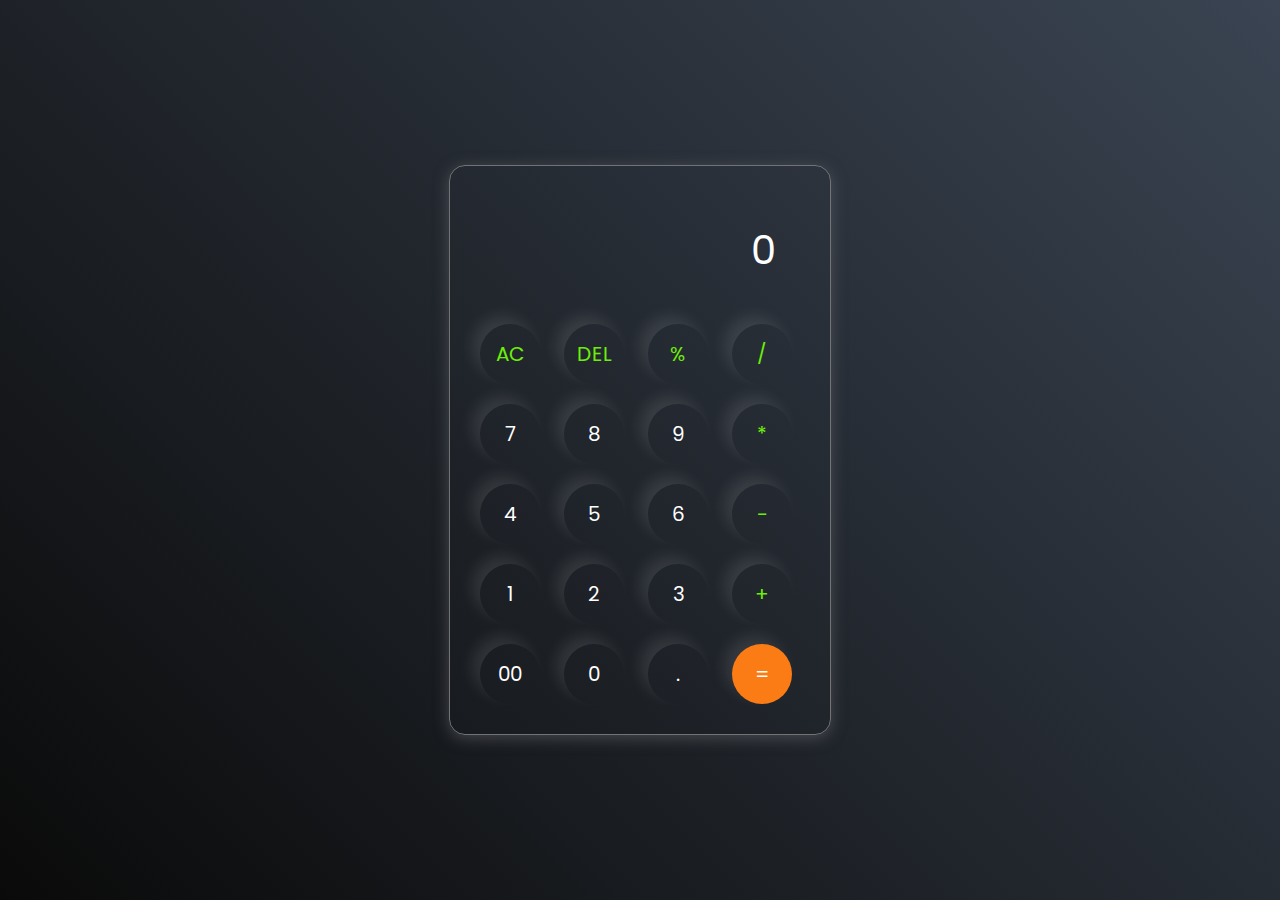
<file: JS-03/index.html>
<!DOCTYPE html>
<html lang="pt-br">
  <head>
    <meta charset="UTF-8" />
    <meta http-equiv="X-UA-Compatible" content="IE=edge" />
    <meta name="viewport" content="width=device-width, initial-scale=1.0" />
    <link rel="shortcut icon" type="image/png" href="img/calculator.png" />
    <link rel="stylesheet" href="style.css" />
    <title>Calculadora</title>
  </head>
  <body>
    <div class="container">
      <div class="calculator">
        <input type="text" id="inputBox" placeholder="0" />
        <div>
          <button class="button operator">AC</button>
          <button class="button operator">DEL</button>
          <button class="button operator">%</button>
          <button class="button operator">/</button>
        </div>
        <div>
          <button class="button">7</button>
          <button class="button">8</button>
          <button class="button">9</button>
          <button class="button operator">*</button>
        </div>
        <div>
          <button class="button">4</button>
          <button class="button">5</button>
          <button class="button">6</button>
          <button class="button operator">-</button>
        </div>
        <div>
          <button class="button">1</button>
          <button class="button">2</button>
          <button class="button">3</button>
          <button class="button operator">+</button>
        </div>

        <div>
          <button class="button">00</button>
          <button class="button">0</button>
          <button class="button">.</button>
          <button class="button equalBtn">=</button>
        </div>
      </div>
    </div>

    <script src="script.js"></script>
  </body>
</html>
</file>
<file: JS-03/style.css>
@import url('https://fonts.googleapis.com/css2?family=Poppins:wght@500&display=swap');

*{
    margin: 0;
    padding: 0;
    box-sizing: border-box;
    font-family: 'Poppins', sans-serif;
}

body{
    width: 100%;
    height: 100vh;
    display: flex;
    justify-content: center;
    align-items: center;
    background: linear-gradient(45deg, #0a0a0a, #3a4452);
}

.calculator{
    border: 1px solid #717377;
    padding: 20px;
    border-radius: 16px;
    background: transparent;
    box-shadow: 0px 3px 15px rgba(113, 115, 119, 0.5);

}

input{
    width: 320px;
    border: none;
    padding: 24px;
    margin: 10px;
    background: transparent;
    box-shadow: 0px 3px 15px rgbs(84, 84, 84, 0.1);
    font-size: 40px;
    text-align: right;
    cursor: pointer;
    color: #ffffff;
}

input::placeholder{
    color: #ffffff;
}

button{
    border: none;
    width: 60px;
    height: 60px;
    margin: 10px;
    border-radius: 50%;
    background: transparent;
    color: #ffffff;
    font-size: 20px;
    box-shadow: -8px -8px 15px rgba(255, 255, 255, 0.1);
    cursor: pointer;
}

.equalBtn{
    background-color: #fb7c14;
}

.operator{
    color: #6dee0a;
}
</file>
